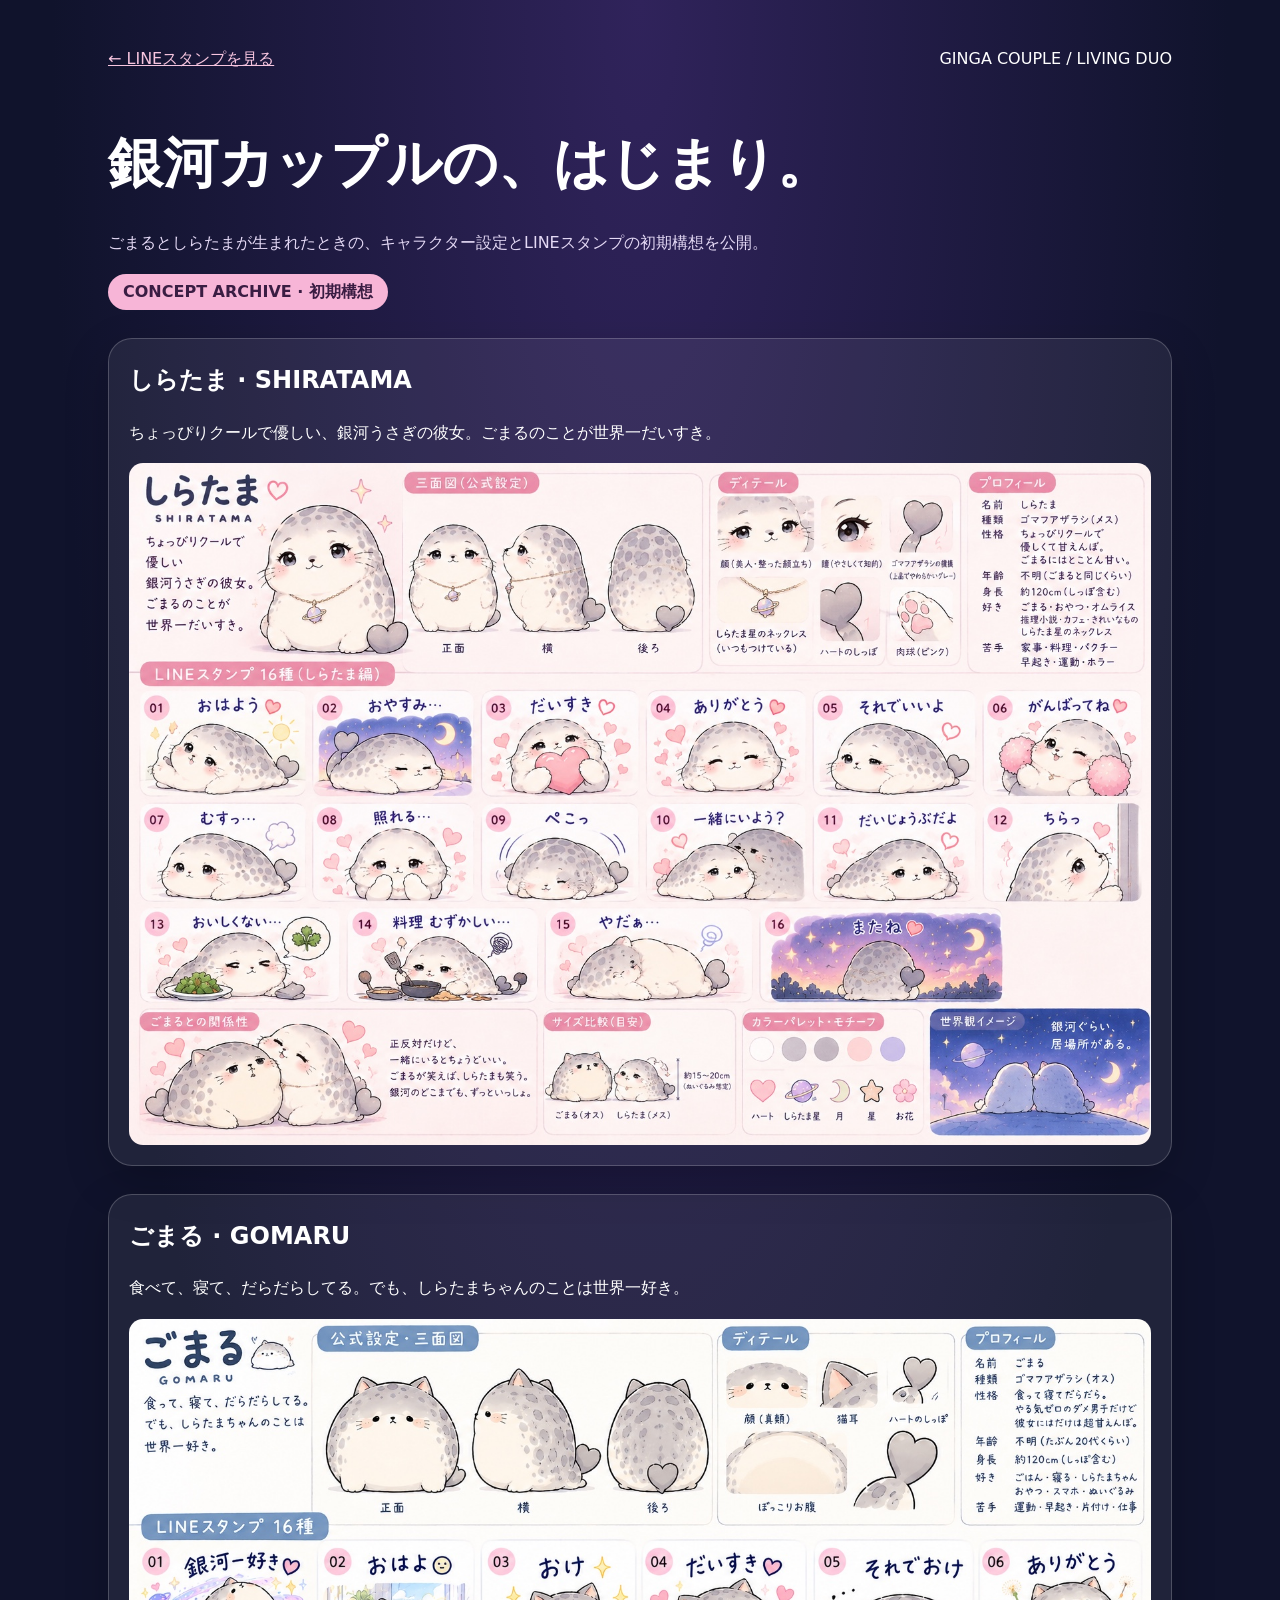
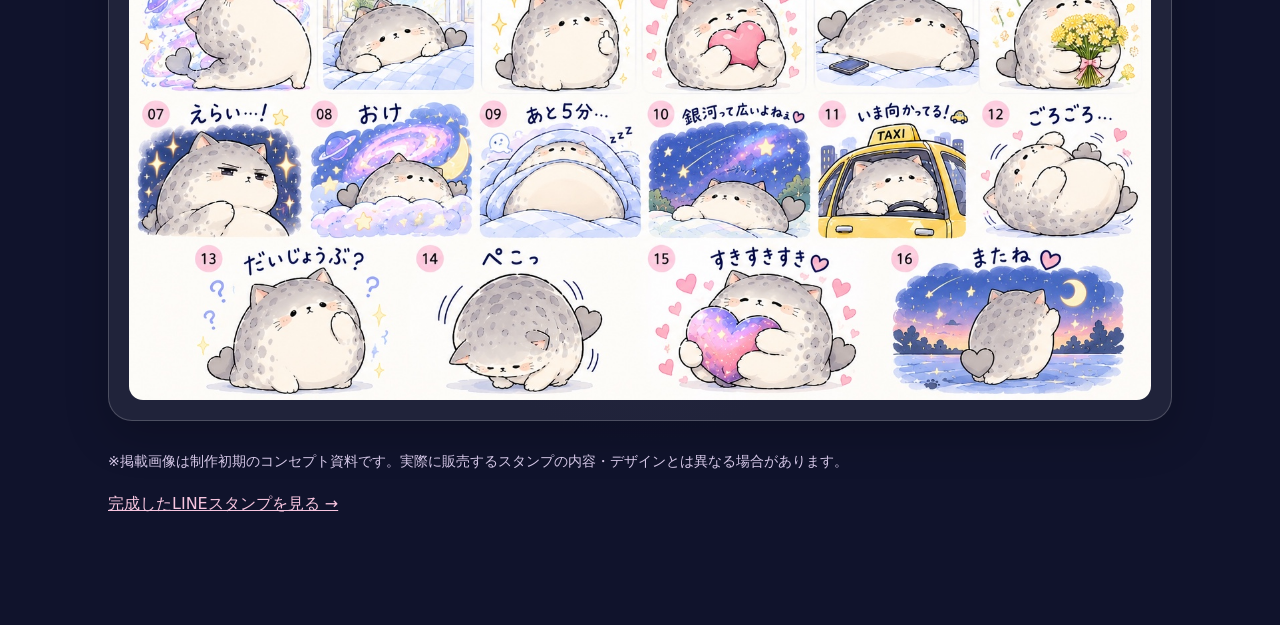
<file: concept.html>
<!doctype html><html lang="ja"><head><meta charset="utf-8"><meta name="viewport" content="width=device-width,initial-scale=1"><title>銀河カップル｜初期構想・キャラクター設定</title><style>*{box-sizing:border-box}body{margin:0;background:radial-gradient(ellipse at top,#30235b,#10132c 65%);color:#fff;font-family:system-ui,'Hiragino Kaku Gothic ProN',sans-serif;line-height:1.8}main{max-width:1100px;margin:auto;padding:45px 18px 90px}a{color:#f7c5df}nav{display:flex;justify-content:space-between;gap:12px;flex-wrap:wrap}h1{font-size:clamp(30px,6vw,55px);margin:40px 0 8px}.lead{color:#e4d9f5}.card{background:#ffffff12;border:1px solid #ffffff33;border-radius:24px;padding:20px;margin:28px 0;box-shadow:0 15px 45px #0003}.card h2{margin:0 0 10px}.card img{width:100%;height:auto;border-radius:14px;display:block}.note{color:#d6c8e8;font-size:14px}.pill{display:inline-block;background:#f7b5d7;color:#3a1d43;border-radius:40px;padding:4px 15px;font-weight:bold}</style></head><body><main><nav><a href="stamps.html">← LINEスタンプを見る</a><span>GINGA COUPLE / LIVING DUO</span></nav><h1>銀河カップルの、はじまり。</h1><p class="lead">ごまるとしらたまが生まれたときの、キャラクター設定とLINEスタンプの初期構想を公開。</p><span class="pill">CONCEPT ARCHIVE · 初期構想</span><section class="card"><h2>しらたま · SHIRATAMA</h2><p>ちょっぴりクールで優しい、銀河うさぎの彼女。ごまるのことが世界一だいすき。</p><img src="concept-shiratama.jpg" alt="しらたまの初期キャラクター設定と16種類のLINEスタンプ構想" loading="lazy"></section><section class="card"><h2>ごまる · GOMARU</h2><p>食べて、寝て、だらだらしてる。でも、しらたまちゃんのことは世界一好き。</p><img src="concept-gomaru.jpg" alt="ごまるの初期キャラクター設定と16種類のLINEスタンプ構想" loading="lazy"></section><p class="note">※掲載画像は制作初期のコンセプト資料です。実際に販売するスタンプの内容・デザインとは異なる場合があります。</p><p><a href="stamps.html">完成したLINEスタンプを見る →</a></p></main></body></html>
</file>
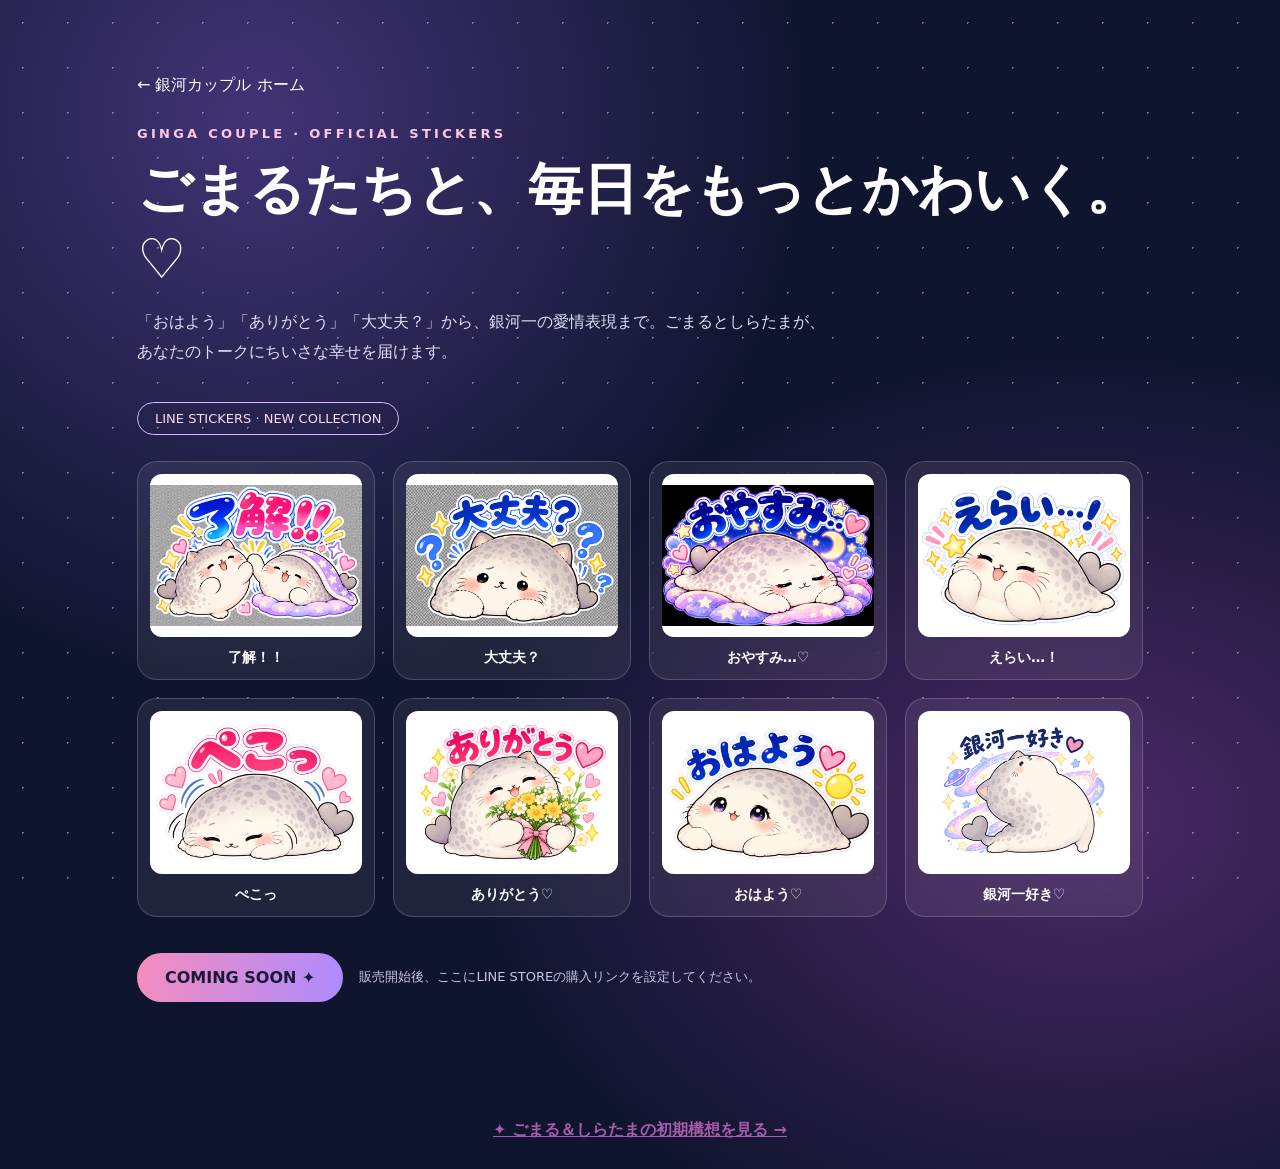
<file: stamps.html>
<!doctype html><html lang="ja"><head><meta charset="utf-8"><meta name="viewport" content="width=device-width,initial-scale=1"><title>LINEスタンプ | 銀河カップル</title><style>:root{color-scheme:dark}*{box-sizing:border-box}body{margin:0;font-family:system-ui,-apple-system,"Hiragino Kaku Gothic ProN",sans-serif;color:#fff;background:radial-gradient(ellipse at 20% 10%,#413475 0,transparent 38%),radial-gradient(ellipse at 85% 70%,#4b2966 0,transparent 40%),#10152f;min-height:100vh}body:before{content:"";position:fixed;inset:0;pointer-events:none;opacity:.4;background-image:radial-gradient(#fff 1px,transparent 1px);background-size:45px 45px}.wrap{position:relative;max-width:1050px;margin:auto;padding:75px 22px 90px}.eyebrow{letter-spacing:.25em;color:#ffc7e7;font-size:13px;font-weight:700}h1{font-size:clamp(30px,5vw,55px);margin:12px 0 16px}p{line-height:1.9;color:#e2def6}.intro{max-width:690px;margin-bottom:34px}.pill{display:inline-block;border:1px solid #d7b7ff;border-radius:99px;padding:8px 17px;color:#ffdaed;font-size:13px}.grid{display:grid;grid-template-columns:repeat(4,minmax(0,1fr));gap:18px;margin-top:26px}.stamp{background:#ffffff12;border:1px solid #ffffff2e;border-radius:20px;padding:12px;text-align:center;backdrop-filter:blur(10px)}.stamp img{display:block;width:100%;aspect-ratio:1.3;object-fit:contain;border-radius:12px;background:#fff}.stamp span{display:block;margin-top:12px;font-size:14px;font-weight:700}.actions{margin-top:36px;display:flex;gap:16px;align-items:center;flex-wrap:wrap}.button{display:inline-block;padding:15px 28px;border-radius:99px;background:linear-gradient(100deg,#f58dbd,#ac8bff);color:#1b183a;font-weight:800;text-decoration:none}.note{font-size:13px;color:#cbc5e2}a.back{color:#fff;text-decoration:none;display:inline-block;margin-bottom:30px}@media(max-width:700px){.grid{grid-template-columns:repeat(2,minmax(0,1fr));gap:11px}.wrap{padding-top:35px}.stamp{padding:8px}.stamp span{font-size:12px}}</style></head><body><main class="wrap"><a class="back" href="index.html">← 銀河カップル ホーム</a><div class="eyebrow">GINGA COUPLE · OFFICIAL STICKERS</div><h1>ごまるたちと、毎日をもっとかわいく。♡</h1><p class="intro">「おはよう」「ありがとう」「大丈夫？」から、銀河一の愛情表現まで。ごまるとしらたまが、あなたのトークにちいさな幸せを届けます。</p><span class="pill">LINE STICKERS · NEW COLLECTION</span><section class="grid"><article class="stamp"><img src="stamp-01.jpg" alt="了解！！" loading="lazy"><span>了解！！</span></article>
<article class="stamp"><img src="stamp-02.jpg" alt="大丈夫？" loading="lazy"><span>大丈夫？</span></article>
<article class="stamp"><img src="stamp-03.jpg" alt="おやすみ…♡" loading="lazy"><span>おやすみ…♡</span></article>
<article class="stamp"><img src="stamp-04.jpg" alt="えらい…！" loading="lazy"><span>えらい…！</span></article>
<article class="stamp"><img src="stamp-05.jpg" alt="ぺこっ" loading="lazy"><span>ぺこっ</span></article>
<article class="stamp"><img src="stamp-06.jpg" alt="ありがとう♡" loading="lazy"><span>ありがとう♡</span></article>
<article class="stamp"><img src="stamp-07.jpg" alt="おはよう♡" loading="lazy"><span>おはよう♡</span></article>
<article class="stamp"><img src="stamp-08.jpg" alt="銀河一好き♡" loading="lazy"><span>銀河一好き♡</span></article></section><div class="actions"><span class="button" aria-disabled="true">COMING SOON ✦</span><span class="note">販売開始後、ここにLINE STOREの購入リンクを設定してください。</span></div></main><div style="text-align:center;padding:28px"><a href="concept.html" style="color:#a85caa;font-weight:bold">✦ ごまる＆しらたまの初期構想を見る →</a></div></body></html>
</file>
